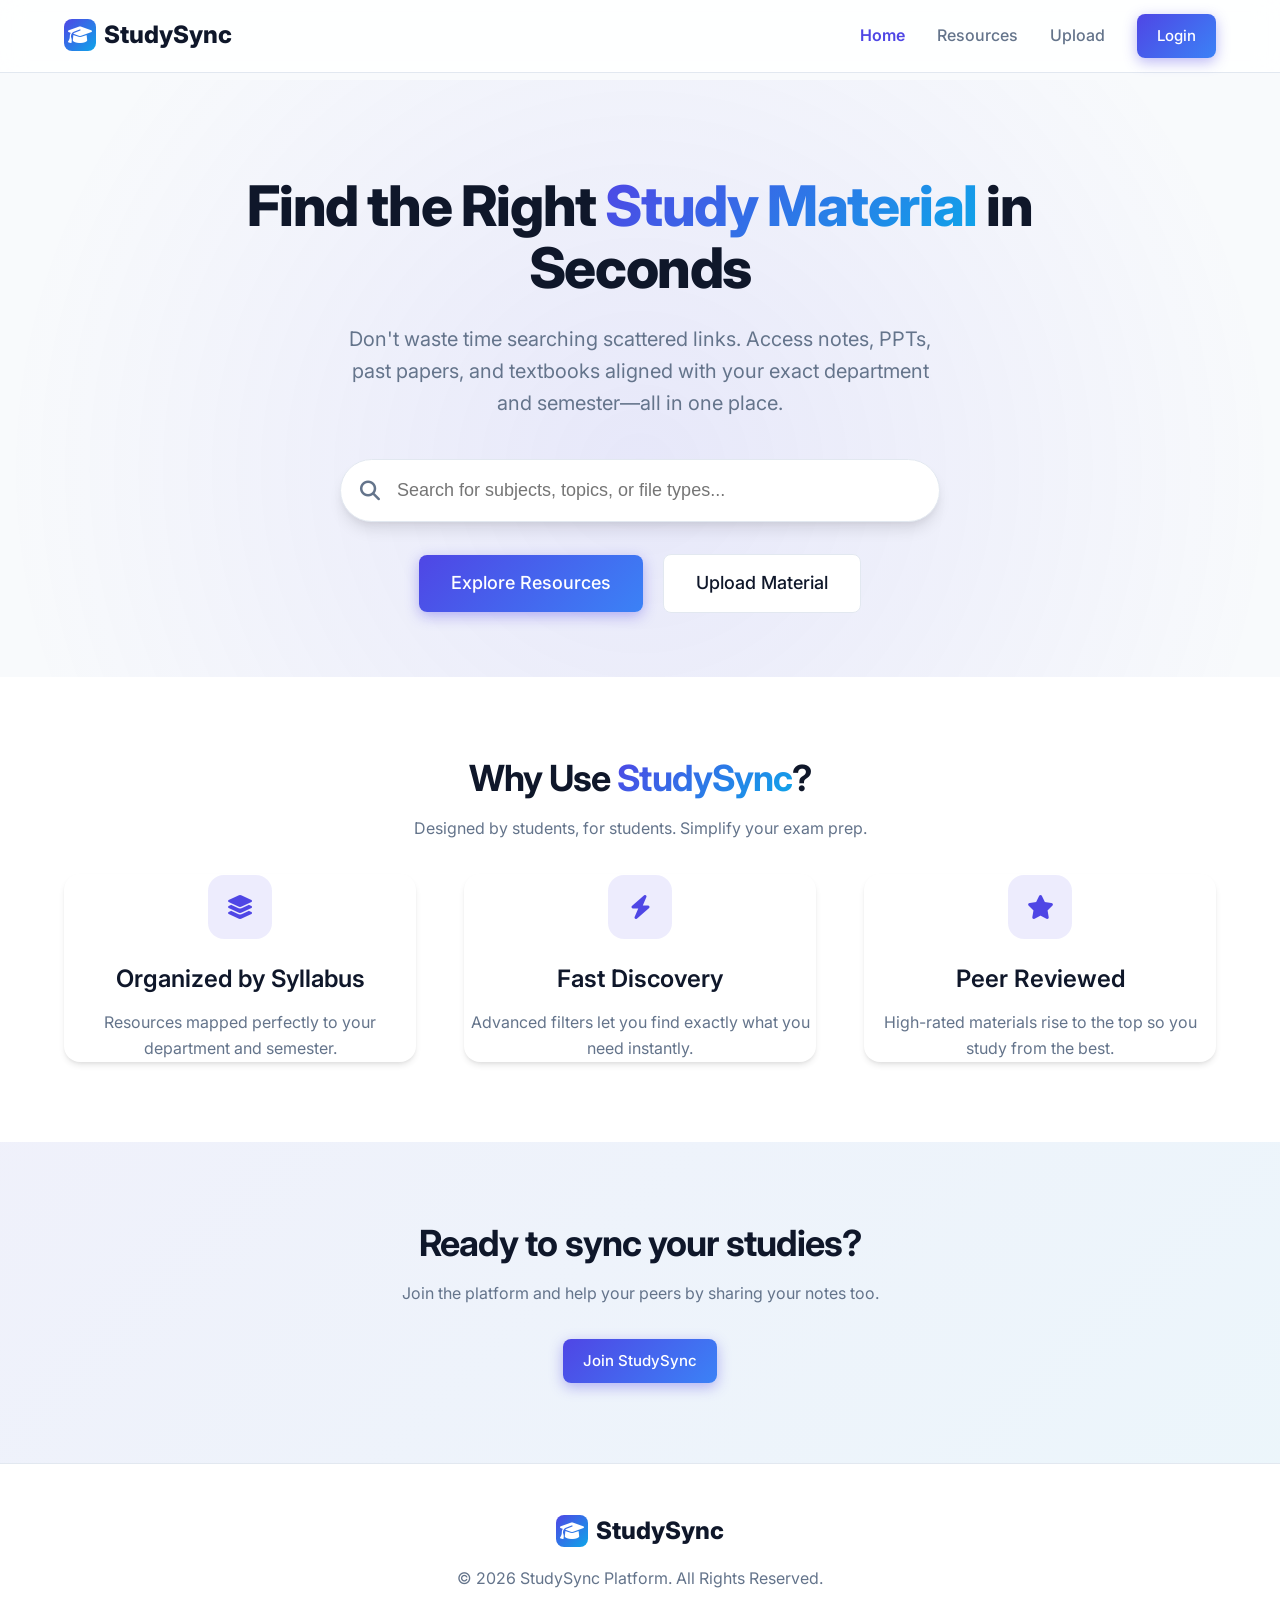
<file: index.html>
<!DOCTYPE html>
<html lang="en">
<head>
    <meta charset="UTF-8">
    <meta name="viewport" content="width=device-width, initial-scale=1.0">
    <meta name="description" content="StudySync - Academic Resource Discovery Platform. Find reliable materials aligned with your department, semester, and subject.">
    <title>StudySync | Academic Resource Discovery</title>
    <!-- Fonts -->
    <link rel="preconnect" href="https://fonts.googleapis.com">
    <link rel="preconnect" href="https://fonts.gstatic.com" crossorigin>
    <link href="https://fonts.googleapis.com/css2?family=Inter:wght@400;500;600;700;800&display=swap" rel="stylesheet">
    <!-- Icons fallback (using text or simple emojis for demo if FA is not loaded, but typically we could use FontAwesome) -->
    <link rel="stylesheet" href="https://cdnjs.cloudflare.com/ajax/libs/font-awesome/6.4.0/css/all.min.css">
    <!-- Custom CSS -->
    <link rel="stylesheet" href="styles.css">
</head>
<body>

    <!-- Navigation -->
    <nav class="navbar">
        <div class="container nav-container">
            <a href="index.html" class="logo">
                <div class="logo-icon"><i class="fa-solid fa-graduation-cap"></i></div>
                StudySync
            </a>
            <div class="nav-links d-none d-md-flex">
                <a href="index.html" class="nav-link active">Home</a>
                <a href="search.html" class="nav-link">Resources</a>
                <a href="upload.html" class="nav-link">Upload</a>
                <a href="login.html" class="btn btn-primary">Login</a>
            </div>
            <!-- Mobile Menu Toggle -->
            <button class="btn btn-outline d-md-none" id="mobileMenuBtn">
                <i class="fa-solid fa-bars"></i>
            </button>
        </div>
    </nav>

    <!-- Main Content -->
    <main class="main-content">
        <!-- Hero Section -->
        <section class="hero animate-fade-in">
            <div class="container">
                <h1>Find the Right <span class="gradient-text">Study Material</span> in Seconds</h1>
                <p>Don't waste time searching scattered links. Access notes, PPTs, past papers, and textbooks aligned with your exact department and semester—all in one place.</p>
                
                <div class="search-container mb-8">
                    <i class="fa-solid fa-search search-icon"></i>
                    <input type="text" class="search-input-lg" id="heroSearch" placeholder="Search for subjects, topics, or file types...">
                </div>

                <div class="flex-center gap-4 hero-buttons text-center">
                    <a href="search.html" class="btn btn-primary" style="font-size: 1.125rem; padding: 0.875rem 2rem;">Explore Resources</a>
                    <a href="upload.html" class="btn btn-secondary" style="font-size: 1.125rem; padding: 0.875rem 2rem; margin-left: 1rem;">Upload Material</a>
                </div>
            </div>
        </section>

        <!-- Features Section -->
        <section class="features">
            <div class="container">
                <div class="text-center mb-8">
                    <h2>Why Use <span class="gradient-text">StudySync</span>?</h2>
                    <p class="mt-4">Designed by students, for students. Simplify your exam prep.</p>
                </div>
                
                <div class="feature-grid mt-8">
                    <div class="feature-item card p-4">
                        <div class="feature-icon">
                            <i class="fa-solid fa-layer-group"></i>
                        </div>
                        <h3>Organized by Syllabus</h3>
                        <p class="mt-4">Resources mapped perfectly to your department and semester.</p>
                    </div>

                    <div class="feature-item card p-4">
                        <div class="feature-icon">
                            <i class="fa-solid fa-bolt"></i>
                        </div>
                        <h3>Fast Discovery</h3>
                        <p class="mt-4">Advanced filters let you find exactly what you need instantly.</p>
                    </div>

                    <div class="feature-item card p-4">
                        <div class="feature-icon">
                            <i class="fa-solid fa-star"></i>
                        </div>
                        <h3>Peer Reviewed</h3>
                        <p class="mt-4">High-rated materials rise to the top so you study from the best.</p>
                    </div>
                </div>
            </div>
        </section>

        <!-- Call to Action Section -->
        <section class="section-padding text-center" style="background: linear-gradient(135deg, rgba(79, 70, 229, 0.05), rgba(14, 165, 233, 0.05));">
            <div class="container">
                <h2>Ready to sync your studies?</h2>
                <p class="mt-4 mb-8">Join the platform and help your peers by sharing your notes too.</p>
                <a href="login.html" class="btn btn-primary">Join StudySync</a>
            </div>
        </section>
    </main>

    <!-- Footer -->
    <footer>
        <div class="container">
            <div class="logo justify-center mb-4 text-center mx-auto" style="justify-content: center; width:100%;">
                <div class="logo-icon"><i class="fa-solid fa-graduation-cap"></i></div>
                StudySync
            </div>
            <p>&copy; 2026 StudySync Platform. All Rights Reserved.</p>
        </div>
    </footer>

    <!-- JavaScript -->
    <script src="script.js"></script>
</body>
</html>
</file>
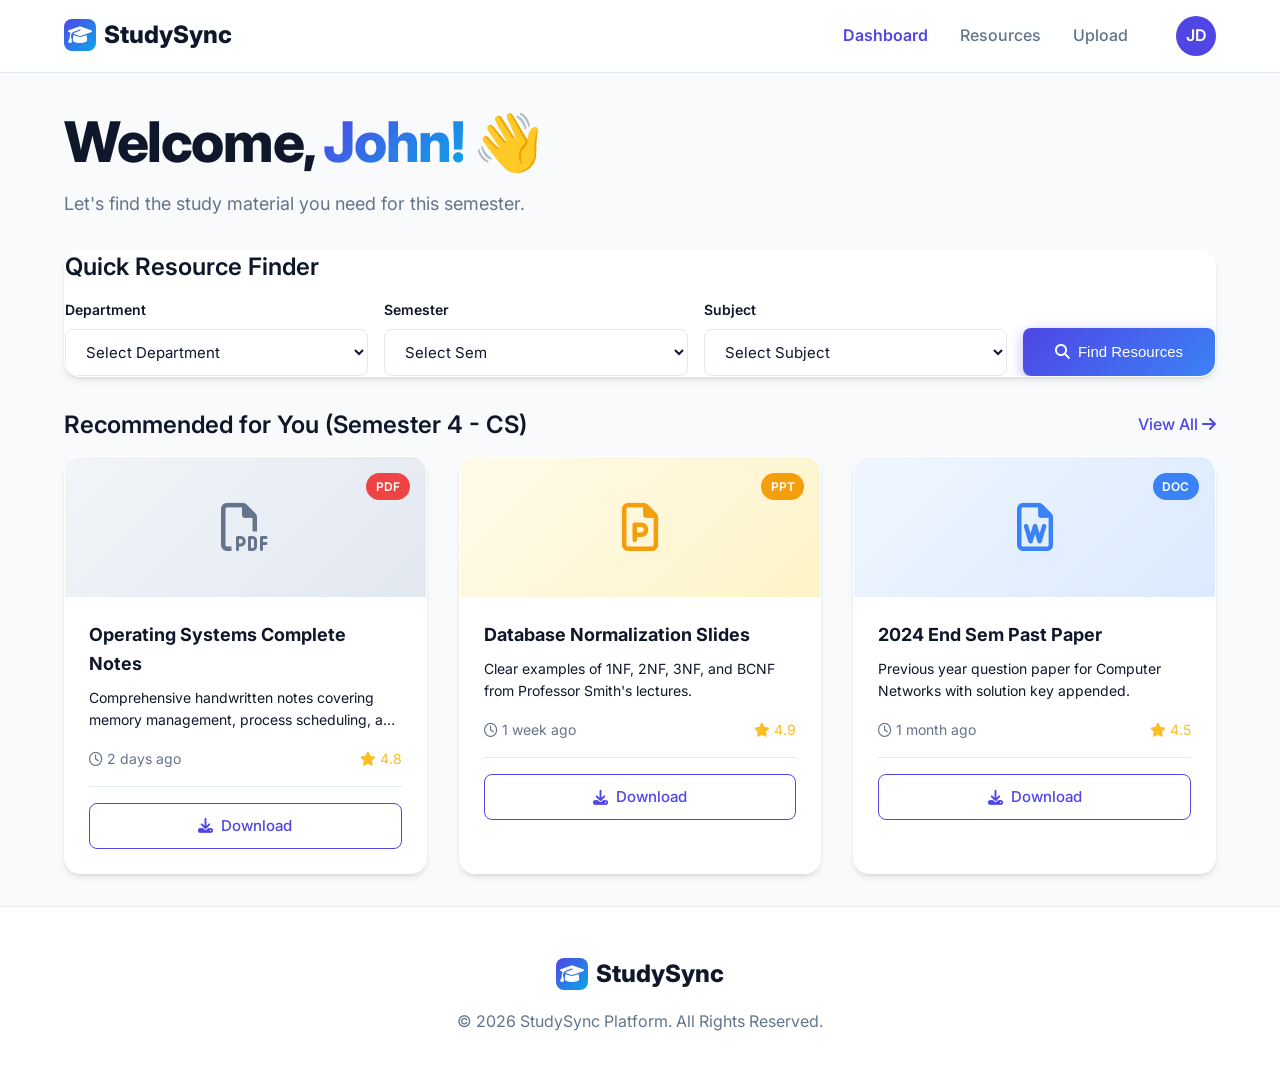
<file: dashboard.html>
<!DOCTYPE html>
<html lang="en">
<head>
    <meta charset="UTF-8">
    <meta name="viewport" content="width=device-width, initial-scale=1.0">
    <title>Student Dashboard | StudySync</title>
    <link href="https://fonts.googleapis.com/css2?family=Inter:wght@400;500;600;700;800&display=swap" rel="stylesheet">
    <link rel="stylesheet" href="https://cdnjs.cloudflare.com/ajax/libs/font-awesome/6.4.0/css/all.min.css">
    <link rel="stylesheet" href="styles.css">
</head>
<body style="background-color: var(--bg-color);">
    <!-- Navigation -->
    <nav class="navbar">
        <div class="container nav-container">
            <a href="index.html" class="logo">
                <div class="logo-icon"><i class="fa-solid fa-graduation-cap"></i></div>
                StudySync
            </a>
            <div class="nav-links d-none d-md-flex">
                <a href="dashboard.html" class="nav-link active">Dashboard</a>
                <a href="search.html" class="nav-link">Resources</a>
                <a href="upload.html" class="nav-link">Upload</a>
                <div class="user-profile" style="display: flex; align-items: center; gap: 0.5rem; margin-left: 1rem; cursor: pointer;">
                    <div style="width: 2.5rem; height: 2.5rem; background: var(--primary); color: white; border-radius: 50%; display: flex; align-items: center; justify-content: center; font-weight: 600;">JD</div>
                </div>
            </div>
            <button class="btn btn-outline d-md-none" id="mobileMenuBtn">
                <i class="fa-solid fa-bars"></i>
            </button>
        </div>
    </nav>

    <main class="main-content">
        <div class="container mt-8 mb-8 animate-fade-in">
            
            <!-- Welcome Header -->
            <div class="flex-between mb-8" style="flex-wrap: wrap;">
                <div>
                    <h1>Welcome, <span class="gradient-text">John!</span> 👋</h1>
                    <p class="mt-4" style="font-size: 1.125rem;">Let's find the study material you need for this semester.</p>
                </div>
            </div>

            <!-- Quick Selector -->
            <div class="card p-4 mb-8">
                <h3 class="mb-4">Quick Resource Finder</h3>
                <form action="search.html" class="filters-bar" style="box-shadow: none; padding: 0; margin: 0; background: transparent;">
                    <div style="flex: 1; min-width: 200px;">
                        <label class="form-label">Department</label>
                        <select class="form-select" name="dept">
                            <option value="">Select Department</option>
                            <option value="CS">Computer Science</option>
                            <option value="IT">Information Tech</option>
                            <option value="MECH">Mechanical Eng</option>
                        </select>
                    </div>
                    <div style="flex: 1; min-width: 150px;">
                        <label class="form-label">Semester</label>
                        <select class="form-select" name="sem">
                            <option value="">Select Sem</option>
                            <option value="1">Semester 1</option>
                            <option value="2">Semester 2</option>
                            <option value="3">Semester 3</option>
                            <option value="4">Semester 4</option>
                            <option value="5">Semester 5</option>
                            <option value="6">Semester 6</option>
                        </select>
                    </div>
                    <div style="flex: 1; min-width: 200px;">
                        <label class="form-label">Subject</label>
                        <select class="form-select" name="subject">
                            <option value="">Select Subject</option>
                            <option value="dsa">Data Structures</option>
                            <option value="dbms">Database Systems</option>
                            <option value="os">Operating Systems</option>
                        </select>
                    </div>
                    <button type="submit" class="btn btn-primary" style="height: 48px; padding: 0 2rem;">
                        <i class="fa-solid fa-search"></i> Find Resources
                    </button>
                </form>
            </div>

            <!-- Recommended Section -->
            <div class="mt-8">
                <div class="flex-between mb-4">
                    <h3>Recommended for You (Semester 4 - CS)</h3>
                    <a href="search.html" style="color: var(--primary); font-weight: 500;">View All <i class="fa-solid fa-arrow-right"></i></a>
                </div>

                <div class="grid-cards">
                    <!-- Card 1 -->
                    <div class="card">
                        <span class="card-badge pdf">PDF</span>
                        <div class="card-img">
                            <i class="fa-regular fa-file-pdf"></i>
                        </div>
                        <div class="card-content">
                            <div class="card-title">Operating Systems Complete Notes</div>
                            <div class="card-desc">Comprehensive handwritten notes covering memory management, process scheduling, and deadlocks.</div>
                            <div class="card-meta">
                                <span><i class="fa-regular fa-clock"></i> 2 days ago</span>
                                <div class="rating"><i class="fa-solid fa-star"></i> 4.8</div>
                            </div>
                            <a href="#" class="btn btn-outline" style="width: 100%;">
                                <i class="fa-solid fa-download"></i> Download
                            </a>
                        </div>
                    </div>

                    <!-- Card 2 -->
                    <div class="card">
                        <span class="card-badge ppt">PPT</span>
                        <div class="card-img" style="background: linear-gradient(135deg, #fffbeb, #fef3c7);">
                            <i class="fa-regular fa-file-powerpoint" style="color: #f59e0b;"></i>
                        </div>
                        <div class="card-content">
                            <div class="card-title">Database Normalization Slides</div>
                            <div class="card-desc">Clear examples of 1NF, 2NF, 3NF, and BCNF from Professor Smith's lectures.</div>
                            <div class="card-meta">
                                <span><i class="fa-regular fa-clock"></i> 1 week ago</span>
                                <div class="rating"><i class="fa-solid fa-star"></i> 4.9</div>
                            </div>
                            <a href="#" class="btn btn-outline" style="width: 100%;">
                                <i class="fa-solid fa-download"></i> Download
                            </a>
                        </div>
                    </div>

                    <!-- Card 3 -->
                    <div class="card">
                        <span class="card-badge doc">DOC</span>
                        <div class="card-img" style="background: linear-gradient(135deg, #eff6ff, #dbeafe);">
                            <i class="fa-regular fa-file-word" style="color: #3b82f6;"></i>
                        </div>
                        <div class="card-content">
                            <div class="card-title">2024 End Sem Past Paper</div>
                            <div class="card-desc">Previous year question paper for Computer Networks with solution key appended.</div>
                            <div class="card-meta">
                                <span><i class="fa-regular fa-clock"></i> 1 month ago</span>
                                <div class="rating"><i class="fa-solid fa-star"></i> 4.5</div>
                            </div>
                            <a href="#" class="btn btn-outline" style="width: 100%;">
                                <i class="fa-solid fa-download"></i> Download
                            </a>
                        </div>
                    </div>
                </div>
            </div>

        </div>
    </main>

    <!-- Footer -->
    <footer>
        <div class="container">
            <div class="logo justify-center mb-4 text-center mx-auto" style="justify-content: center; width:100%;">
                <div class="logo-icon"><i class="fa-solid fa-graduation-cap"></i></div>
                StudySync
            </div>
            <p>&copy; 2026 StudySync Platform. All Rights Reserved.</p>
        </div>
    </footer>

    <script src="script.js"></script>
</body>
</html>
</file>
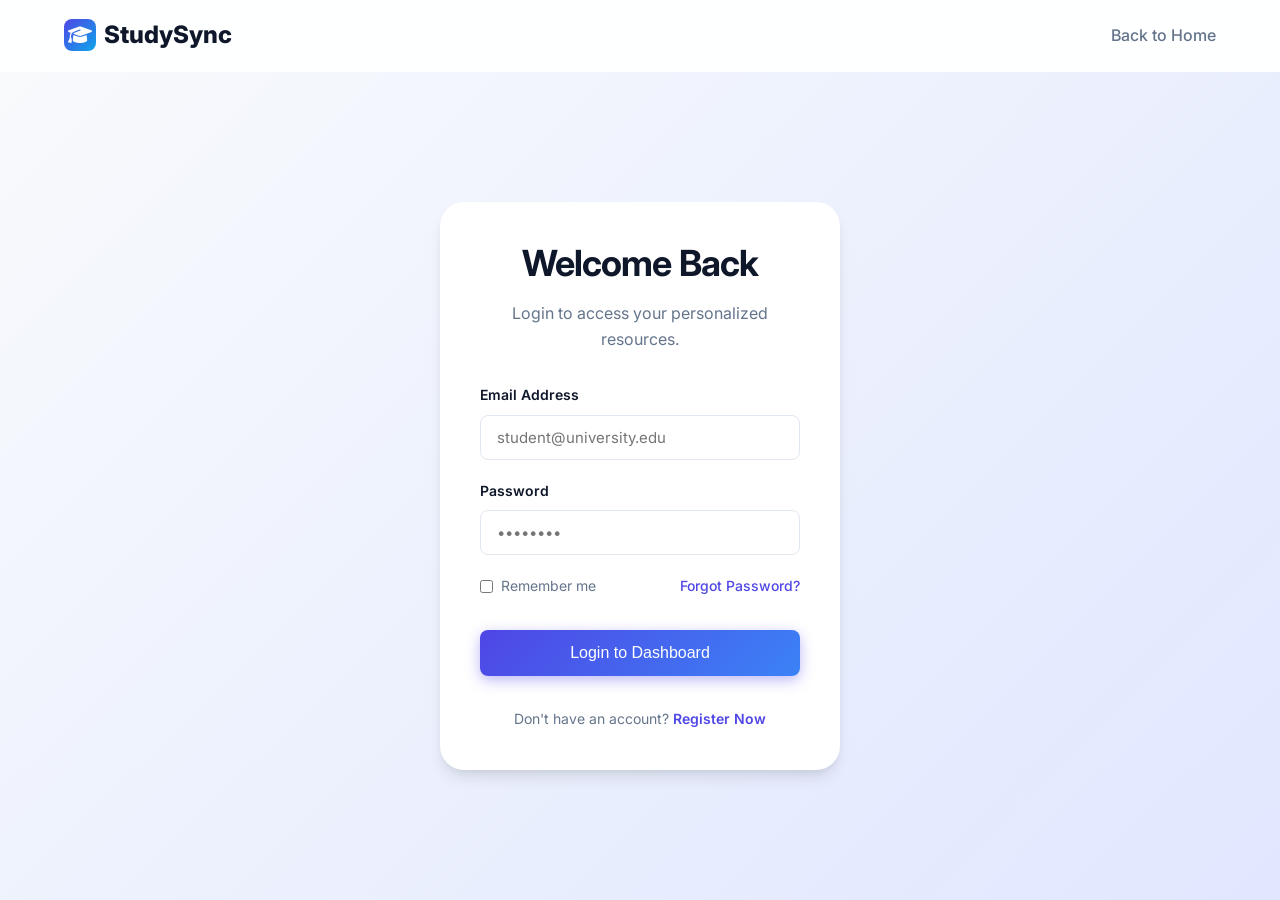
<file: login.html>
<!DOCTYPE html>
<html lang="en">
<head>
    <meta charset="UTF-8">
    <meta name="viewport" content="width=device-width, initial-scale=1.0">
    <title>Login | StudySync</title>
    <!-- Fonts -->
    <link rel="preconnect" href="https://fonts.googleapis.com">
    <link rel="preconnect" href="https://fonts.gstatic.com" crossorigin>
    <link href="https://fonts.googleapis.com/css2?family=Inter:wght@400;500;600;700;800&display=swap" rel="stylesheet">
    <link rel="stylesheet" href="https://cdnjs.cloudflare.com/ajax/libs/font-awesome/6.4.0/css/all.min.css">
    <link rel="stylesheet" href="styles.css">
</head>
<body>
    <!-- Simple Navbar -->
    <nav class="navbar" style="position: relative; box-shadow: none;">
        <div class="container nav-container">
            <a href="index.html" class="logo">
                <div class="logo-icon"><i class="fa-solid fa-graduation-cap"></i></div>
                StudySync
            </a>
            <div class="nav-links">
                <a href="index.html" class="nav-link">Back to Home</a>
            </div>
        </div>
    </nav>

    <!-- Login/Register Area -->
    <div class="auth-wrapper animate-fade-in">
        <div class="auth-card">
            <div class="text-center mb-8">
                <h2>Welcome Back</h2>
                <p class="mt-4">Login to access your personalized resources.</p>
            </div>

            <form id="loginForm">
                <div class="form-group">
                    <label class="form-label" for="email">Email Address</label>
                    <input type="email" id="email" class="form-input" placeholder="student@university.edu" required>
                </div>
                <div class="form-group">
                    <label class="form-label" for="password">Password</label>
                    <input type="password" id="password" class="form-input" placeholder="••••••••" required>
                </div>
                
                <div class="flex-between mb-8" style="font-size: 0.875rem;">
                    <label style="display: flex; align-items: center; gap: 0.5rem; cursor: pointer; color: var(--text-muted);">
                        <input type="checkbox"> Remember me
                    </label>
                    <a href="#" style="color: var(--primary); font-weight: 500;">Forgot Password?</a>
                </div>

                <button type="submit" class="btn btn-primary" style="width: 100%; font-size: 1rem; padding: 0.875rem;">
                    Login to Dashboard
                </button>
            </form>

            <div class="text-center mt-8" style="font-size: 0.875rem; color: var(--text-muted);">
                Don't have an account? <span id="toggleRegister" style="color: var(--primary); font-weight: 600; cursor: pointer;">Register Now</span>
            </div>
            
            <form id="registerForm" style="display: none;" class="mt-8">
                <div class="form-group">
                    <label class="form-label" for="regName">Full Name</label>
                    <input type="text" id="regName" class="form-input" placeholder="John Doe">
                </div>
                <div class="form-group">
                    <label class="form-label" for="regEmail">Email Address</label>
                    <input type="email" id="regEmail" class="form-input" placeholder="student@university.edu">
                </div>
                <div class="form-group">
                    <label class="form-label" for="regPassword">Password</label>
                    <input type="password" id="regPassword" class="form-input" placeholder="••••••••">
                </div>
                <button type="submit" class="btn btn-primary" style="width: 100%; font-size: 1rem; padding: 0.875rem;">
                    Create Account
                </button>
            </form>
        </div>
    </div>

    <!-- JavaScript -->
    <script src="script.js"></script>
</body>
</html>
</file>
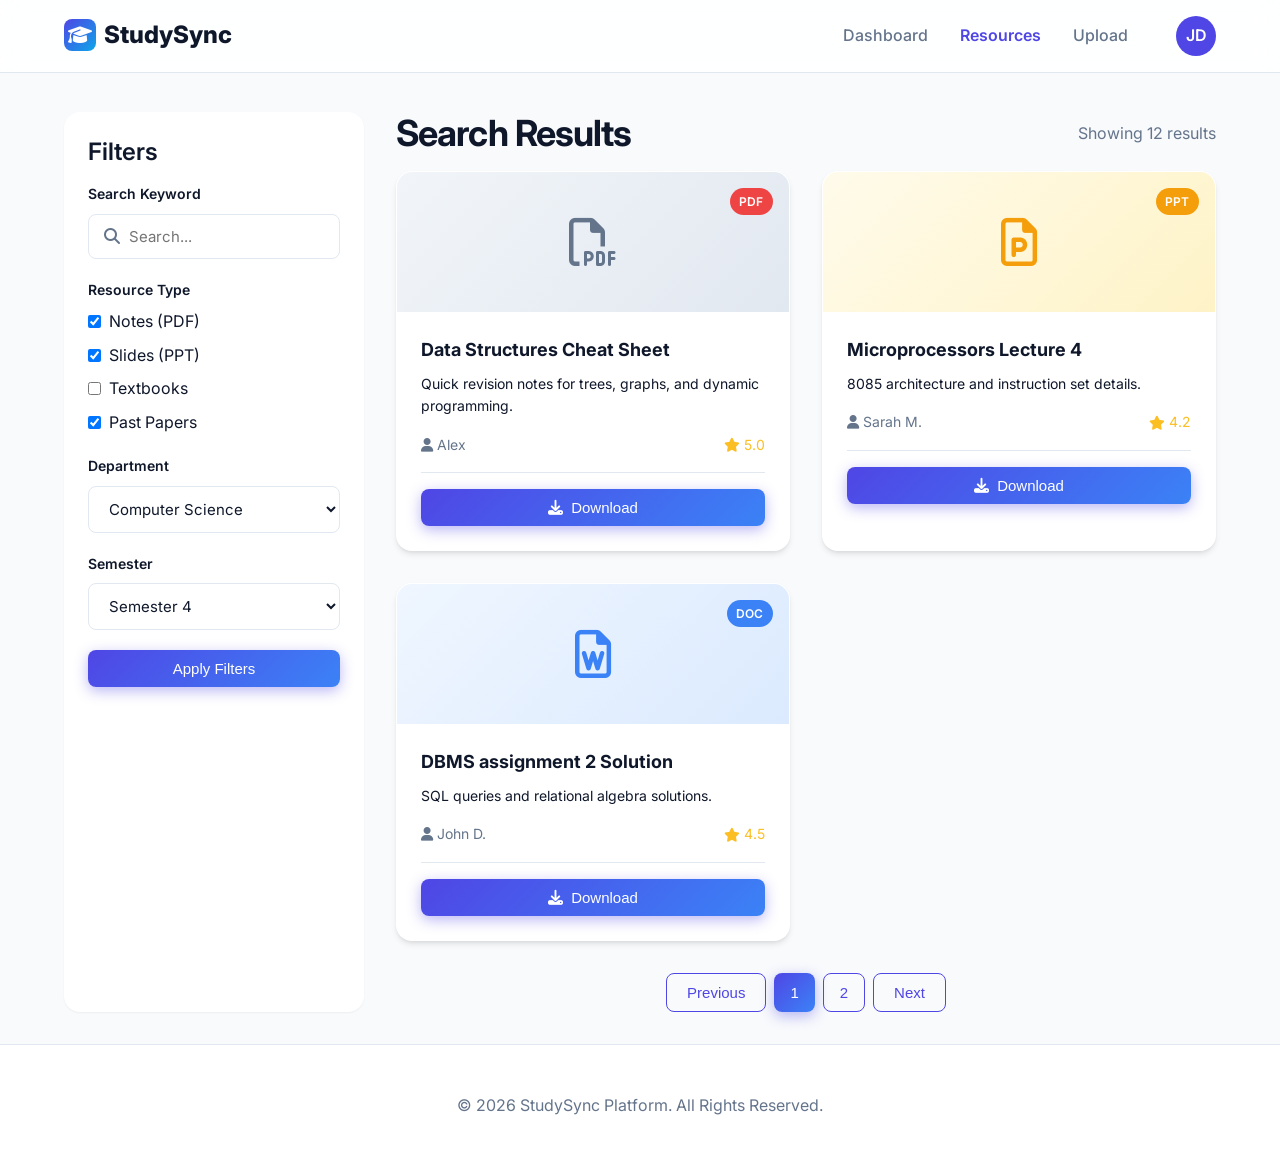
<file: search.html>
<!DOCTYPE html>
<html lang="en">
<head>
    <meta charset="UTF-8">
    <meta name="viewport" content="width=device-width, initial-scale=1.0">
    <title>Search Resources | StudySync</title>
    <link href="https://fonts.googleapis.com/css2?family=Inter:wght@400;500;600;700;800&display=swap" rel="stylesheet">
    <link rel="stylesheet" href="https://cdnjs.cloudflare.com/ajax/libs/font-awesome/6.4.0/css/all.min.css">
    <link rel="stylesheet" href="styles.css">
</head>
<body style="background-color: var(--bg-color);">
    <!-- Navigation -->
    <nav class="navbar">
        <div class="container nav-container">
            <a href="index.html" class="logo">
                <div class="logo-icon"><i class="fa-solid fa-graduation-cap"></i></div>
                StudySync
            </a>
            <div class="nav-links d-none d-md-flex">
                <a href="dashboard.html" class="nav-link">Dashboard</a>
                <a href="search.html" class="nav-link active">Resources</a>
                <a href="upload.html" class="nav-link">Upload</a>
                <div class="user-profile" style="display: flex; align-items: center; justify-content: center; width: 2.5rem; height: 2.5rem; background: var(--primary); color: white; border-radius: 50%; font-weight: 600; margin-left: 1rem; cursor: pointer;">JD</div>
            </div>
            <button class="btn btn-outline d-md-none" id="mobileMenuBtn">
                <i class="fa-solid fa-bars"></i>
            </button>
        </div>
    </nav>

    <main class="main-content">
        <div class="container mt-8 mb-8 animate-fade-in" style="display: flex; gap: 2rem; flex-wrap: wrap;">
            
            <!-- Sidebar Filters -->
            <aside class="sidebar-filters" style="flex: 1; min-width: 250px; max-width: 300px;">
                <h3 class="mb-4">Filters</h3>
                
                <div class="form-group">
                    <label class="form-label">Search Keyword</label>
                    <div class="search-container" style="max-width: 100%;">
                        <i class="fa-solid fa-search search-icon" style="font-size: 1rem; left: 1rem;"></i>
                        <input type="text" class="form-input" placeholder="Search..." style="padding-left: 2.5rem;">
                    </div>
                </div>

                <div class="form-group">
                    <label class="form-label">Resource Type</label>
                    <div style="display: flex; flex-direction: column; gap: 0.5rem;">
                        <label style="display: flex; align-items: center; gap: 0.5rem; cursor: pointer;">
                            <input type="checkbox" checked> Notes (PDF)
                        </label>
                        <label style="display: flex; align-items: center; gap: 0.5rem; cursor: pointer;">
                            <input type="checkbox" checked> Slides (PPT)
                        </label>
                        <label style="display: flex; align-items: center; gap: 0.5rem; cursor: pointer;">
                            <input type="checkbox"> Textbooks
                        </label>
                        <label style="display: flex; align-items: center; gap: 0.5rem; cursor: pointer;">
                            <input type="checkbox" checked> Past Papers
                        </label>
                    </div>
                </div>

                <div class="form-group mt-4">
                    <label class="form-label">Department</label>
                    <select class="form-select">
                        <option value="">All Departments</option>
                        <option value="CS" selected>Computer Science</option>
                        <option value="IT">Information Tech</option>
                    </select>
                </div>

                <div class="form-group">
                    <label class="form-label">Semester</label>
                    <select class="form-select">
                        <option value="">All Semesters</option>
                        <option value="4" selected>Semester 4</option>
                        <option value="5">Semester 5</option>
                    </select>
                </div>

                <button class="btn btn-primary" style="width: 100%;">Apply Filters</button>
            </aside>

            <!-- Results Listing -->
            <div style="flex: 3; min-width: 300px;">
                <div class="flex-between mb-4">
                    <h2>Search Results</h2>
                    <span style="color: var(--text-muted);">Showing 12 results</span>
                </div>

                <div class="grid-cards">
                    <!-- Setup placeholders similar to dashboard for results -->
                    <div class="card">
                        <span class="card-badge pdf">PDF</span>
                        <div class="card-img"><i class="fa-regular fa-file-pdf"></i></div>
                        <div class="card-content">
                            <div class="card-title">Data Structures Cheat Sheet</div>
                            <div class="card-desc">Quick revision notes for trees, graphs, and dynamic programming.</div>
                            <div class="card-meta">
                                <span><i class="fa-solid fa-user"></i> Alex</span>
                                <div class="rating"><i class="fa-solid fa-star"></i> 5.0</div>
                            </div>
                            <button class="btn btn-primary" style="width: 100%;"><i class="fa-solid fa-download"></i> Download</button>
                        </div>
                    </div>

                    <div class="card">
                        <span class="card-badge ppt">PPT</span>
                        <div class="card-img" style="background: linear-gradient(135deg, #fffbeb, #fef3c7);"><i class="fa-regular fa-file-powerpoint" style="color: #f59e0b;"></i></div>
                        <div class="card-content">
                            <div class="card-title">Microprocessors Lecture 4</div>
                            <div class="card-desc">8085 architecture and instruction set details.</div>
                            <div class="card-meta">
                                <span><i class="fa-solid fa-user"></i> Sarah M.</span>
                                <div class="rating"><i class="fa-solid fa-star"></i> 4.2</div>
                            </div>
                            <button class="btn btn-primary" style="width: 100%;"><i class="fa-solid fa-download"></i> Download</button>
                        </div>
                    </div>

                    <div class="card">
                        <span class="card-badge doc">DOC</span>
                        <div class="card-img" style="background: linear-gradient(135deg, #eff6ff, #dbeafe);"><i class="fa-regular fa-file-word" style="color: #3b82f6;"></i></div>
                        <div class="card-content">
                            <div class="card-title">DBMS assignment 2 Solution</div>
                            <div class="card-desc">SQL queries and relational algebra solutions.</div>
                            <div class="card-meta">
                                <span><i class="fa-solid fa-user"></i> John D.</span>
                                <div class="rating"><i class="fa-solid fa-star"></i> 4.5</div>
                            </div>
                            <button class="btn btn-primary" style="width: 100%;"><i class="fa-solid fa-download"></i> Download</button>
                        </div>
                    </div>
                </div>

                <!-- Pagination -->
                <div class="flex-center mt-8 text-center" style="display: flex; justify-content: center; gap: 0.5rem;">
                    <button class="btn btn-outline" disabled>Previous</button>
                    <button class="btn btn-primary" style="padding: 0.5rem 1rem;">1</button>
                    <button class="btn btn-outline" style="padding: 0.5rem 1rem;">2</button>
                    <button class="btn btn-outline">Next</button>
                </div>
            </div>

        </div>
    </main>

    <!-- Footer -->
    <footer>
        <div class="container">
            <p>&copy; 2026 StudySync Platform. All Rights Reserved.</p>
        </div>
    </footer>

    <script src="script.js"></script>
</body>
</html>
</file>
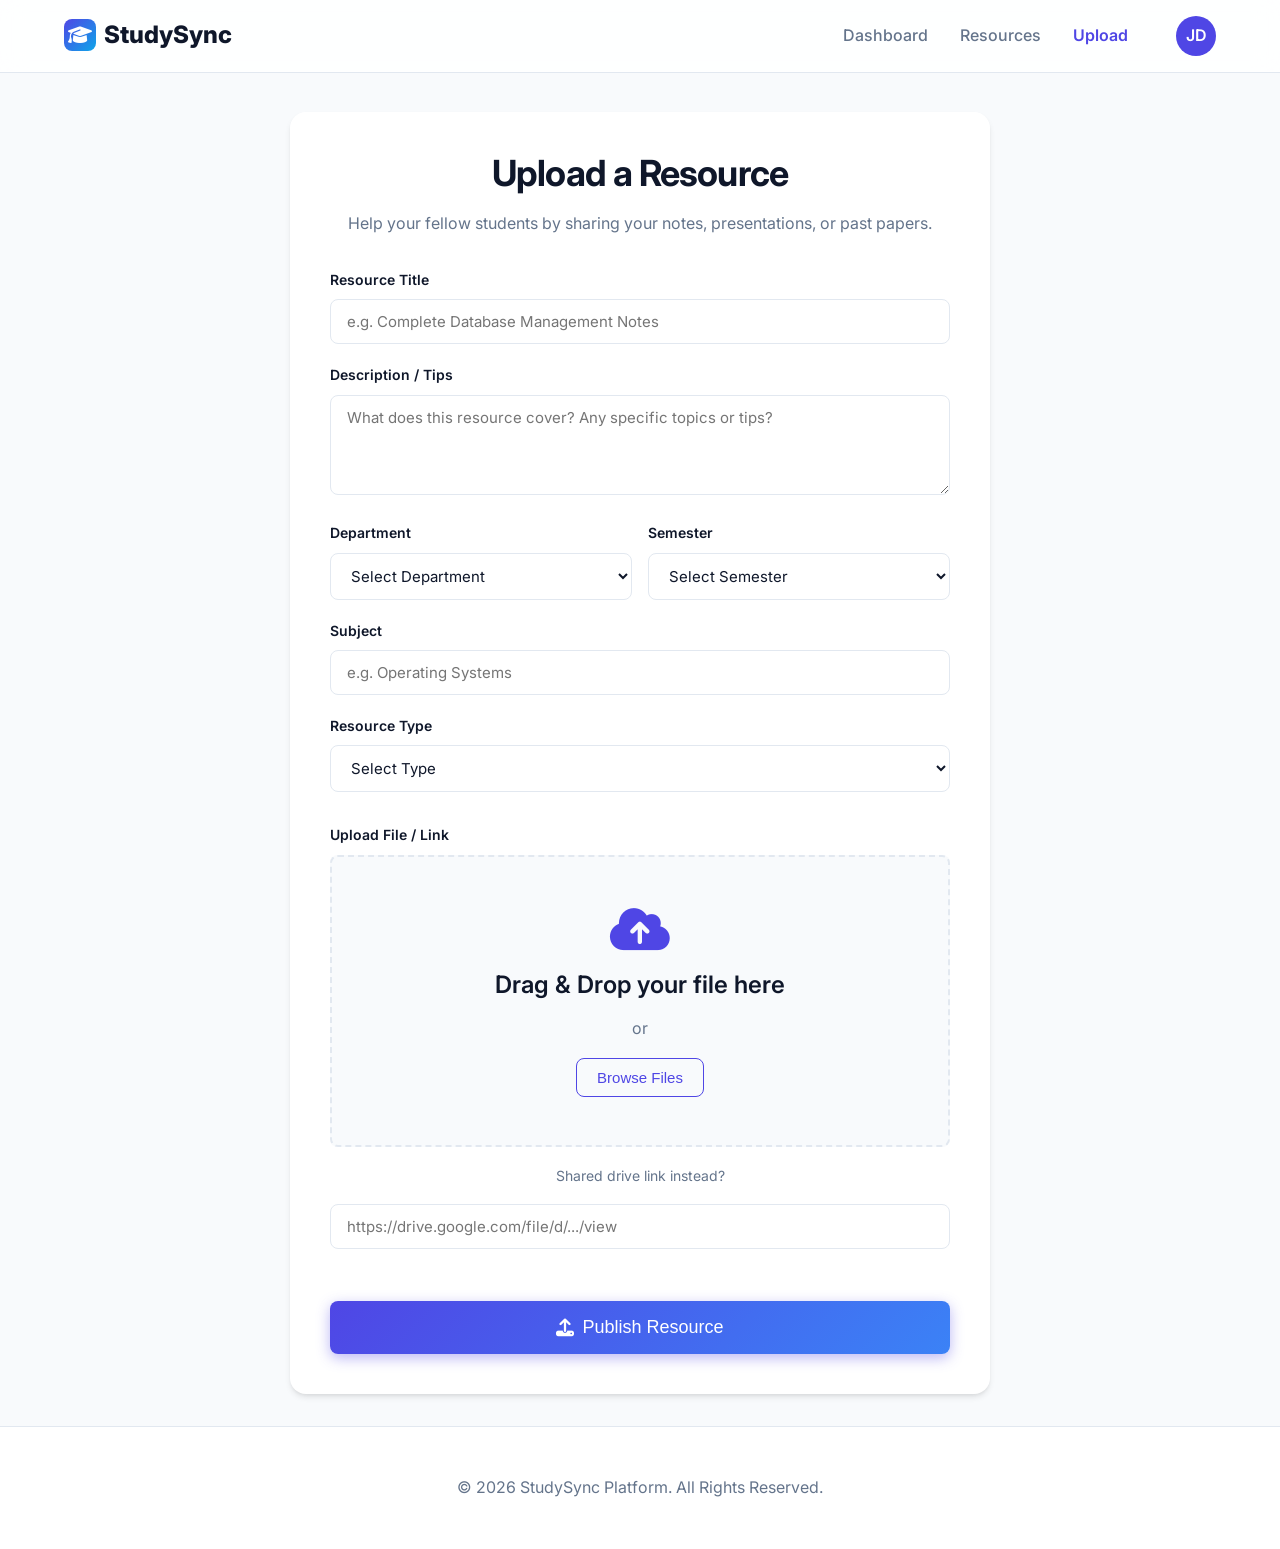
<file: upload.html>
<!DOCTYPE html>
<html lang="en">
<head>
    <meta charset="UTF-8">
    <meta name="viewport" content="width=device-width, initial-scale=1.0">
    <title>Upload Resource | StudySync</title>
    <link href="https://fonts.googleapis.com/css2?family=Inter:wght@400;500;600;700;800&display=swap" rel="stylesheet">
    <link rel="stylesheet" href="https://cdnjs.cloudflare.com/ajax/libs/font-awesome/6.4.0/css/all.min.css">
    <link rel="stylesheet" href="styles.css">
</head>
<body style="background-color: var(--bg-color);">
    <!-- Navigation -->
    <nav class="navbar">
        <div class="container nav-container">
            <a href="index.html" class="logo">
                <div class="logo-icon"><i class="fa-solid fa-graduation-cap"></i></div>
                StudySync
            </a>
            <div class="nav-links d-none d-md-flex">
                <a href="dashboard.html" class="nav-link">Dashboard</a>
                <a href="search.html" class="nav-link">Resources</a>
                <a href="upload.html" class="nav-link active">Upload</a>
                <div class="user-profile" style="display: flex; align-items: center; justify-content: center; width: 2.5rem; height: 2.5rem; background: var(--primary); color: white; border-radius: 50%; font-weight: 600; margin-left: 1rem; cursor: pointer;">JD</div>
            </div>
            <button class="btn btn-outline d-md-none" id="mobileMenuBtn">
                <i class="fa-solid fa-bars"></i>
            </button>
        </div>
    </nav>

    <main class="main-content">
        <div class="container mt-8 mb-8 animate-fade-in">
            <div class="upload-wrapper">
                <div class="text-center mb-8">
                    <h2>Upload a Resource</h2>
                    <p class="mt-4">Help your fellow students by sharing your notes, presentations, or past papers.</p>
                </div>

                <form id="uploadForm">
                    <div class="form-group">
                        <label class="form-label" for="resTitle">Resource Title</label>
                        <input type="text" id="resTitle" class="form-input" placeholder="e.g. Complete Database Management Notes" required>
                    </div>

                    <div class="form-group">
                        <label class="form-label" for="resDesc">Description / Tips</label>
                        <textarea id="resDesc" class="form-textarea" placeholder="What does this resource cover? Any specific topics or tips?"></textarea>
                    </div>

                    <div class="flex-between" style="gap: 1rem; margin-bottom: 1.25rem;">
                        <div style="flex: 1;">
                            <label class="form-label">Department</label>
                            <select class="form-select" required>
                                <option value="">Select Department</option>
                                <option value="CS">Computer Science</option>
                                <option value="IT">Information Tech</option>
                                <option value="EE">Electrical Eng</option>
                                <option value="MECH">Mechanical Eng</option>
                            </select>
                        </div>
                        <div style="flex: 1;">
                            <label class="form-label">Semester</label>
                            <select class="form-select" required>
                                <option value="">Select Semester</option>
                                <option value="1">Semester 1</option>
                                <option value="2">Semester 2</option>
                                <option value="3">Semester 3</option>
                                <option value="4">Semester 4</option>
                                <option value="5">Semester 5</option>
                                <option value="6">Semester 6</option>
                                <option value="7">Semester 7</option>
                                <option value="8">Semester 8</option>
                            </select>
                        </div>
                    </div>

                    <div class="form-group">
                        <label class="form-label">Subject</label>
                        <input type="text" class="form-input" placeholder="e.g. Operating Systems" required>
                    </div>

                    <div class="form-group">
                        <label class="form-label">Resource Type</label>
                        <select class="form-select" required>
                            <option value="">Select Type</option>
                            <option value="notes">Notes (PDF/DOC)</option>
                            <option value="ppt">Presentation (PPT)</option>
                            <option value="paper">Past Paper</option>
                            <option value="book">Textbook PDF</option>
                        </select>
                    </div>

                    <div class="form-group mt-8">
                        <label class="form-label">Upload File / Link</label>
                        
                        <!-- Drag and Drop Area -->
                        <div class="file-drop-area" id="dropZone">
                            <i class="fa-solid fa-cloud-arrow-up file-icon"></i>
                            <h3>Drag & Drop your file here</h3>
                            <p class="mt-4" style="margin-bottom: 1rem;">or</p>
                            <button type="button" class="btn btn-outline" id="browseBtn">Browse Files</button>
                            <input type="file" id="fileInput" hidden>
                            <p id="fileNameDisplay" class="mt-4" style="font-weight: 500; color: var(--primary); display: none;"></p>
                        </div>
                        
                        <div class="text-center mt-4">
                            <span style="color: var(--text-muted); font-size: 0.875rem;">Shared drive link instead?</span>
                        </div>
                        <input type="url" class="form-input mt-4" placeholder="https://drive.google.com/file/d/.../view">
                    </div>

                    <button type="submit" class="btn btn-primary mt-8" style="width: 100%; font-size: 1.125rem; padding: 1rem;">
                        <i class="fa-solid fa-upload"></i> Publish Resource
                    </button>
                </form>
            </div>
        </div>
    </main>

    <!-- Footer -->
    <footer>
        <div class="container">
            <p>&copy; 2026 StudySync Platform. All Rights Reserved.</p>
        </div>
    </footer>

    <script src="script.js"></script>
</body>
</html>
</file>
<file: styles.css>
:root {
  --primary: #4F46E5;
  --primary-hover: #4338CA;
  --secondary: #0EA5E9;
  --accent: #F43F5E;
  --bg-color: #F8FAFC;
  --surface: #FFFFFF;
  --surface-glass: rgba(255, 255, 255, 0.85);
  --text-main: #0F172A;
  --text-muted: #64748B;
  --border: #E2E8F0;
  
  --shadow-sm: 0 1px 2px 0 rgba(0, 0, 0, 0.05);
  --shadow-md: 0 4px 6px -1px rgba(0, 0, 0, 0.1), 0 2px 4px -1px rgba(0, 0, 0, 0.06);
  --shadow-lg: 0 10px 15px -3px rgba(0, 0, 0, 0.1), 0 4px 6px -2px rgba(0, 0, 0, 0.05);
  --shadow-hover: 0 20px 25px -5px rgba(0, 0, 0, 0.1), 0 10px 10px -5px rgba(0, 0, 0, 0.04);
  
  --radius-sm: 0.375rem;
  --radius-md: 0.5rem;
  --radius-lg: 1rem;
  --radius-full: 9999px;
  
  --transition: all 0.3s cubic-bezier(0.4, 0, 0.2, 1);
}

* {
  margin: 0;
  padding: 0;
  box-sizing: border-box;
}

body {
  font-family: 'Inter', system-ui, -apple-system, sans-serif;
  background-color: var(--bg-color);
  color: var(--text-main);
  line-height: 1.6;
  min-height: 100vh;
  display: flex;
  flex-direction: column;
  overflow-x: hidden;
}

/* Typography */
h1 { font-size: 3.5rem; font-weight: 800; line-height: 1.1; letter-spacing: -0.025em; }
h2 { font-size: 2.25rem; font-weight: 700; line-height: 1.2; letter-spacing: -0.025em; }
h3 { font-size: 1.5rem; font-weight: 600; line-height: 1.3; }
p { font-size: 1rem; color: var(--text-muted); }
a { text-decoration: none; color: inherit; transition: var(--transition); }

.gradient-text {
  background: linear-gradient(135deg, var(--primary), var(--secondary));
  -webkit-background-clip: text;
  -webkit-text-fill-color: transparent;
  background-clip: text;
  color: transparent;
}

/* Layout */
.container {
  max-width: 1200px;
  margin: 0 auto;
  padding: 0 1.5rem;
  width: 100%;
}

.main-content {
  flex: 1;
  padding-top: 5rem; /* Space for fixed nav */
}

/* Animations */
@keyframes fadeIn {
  from { opacity: 0; transform: translateY(10px); }
  to { opacity: 1; transform: translateY(0); }
}
.animate-fade-in {
  animation: fadeIn 0.6s ease-out forwards;
}

/* Navbar */
.navbar {
  position: fixed;
  top: 0;
  left: 0;
  right: 0;
  height: 4.5rem;
  background: var(--surface-glass);
  backdrop-filter: blur(12px);
  -webkit-backdrop-filter: blur(12px);
  border-bottom: 1px solid rgba(255, 255, 255, 0.3);
  z-index: 50;
  display: flex;
  align-items: center;
  box-shadow: 0 1px 0 var(--border);
  transition: all 0.3s ease;
}

.nav-container {
  display: flex;
  justify-content: space-between;
  align-items: center;
  width: 100%;
}

.logo {
  font-size: 1.5rem;
  font-weight: 800;
  display: flex;
  align-items: center;
  gap: 0.5rem;
}

.logo-icon {
  width: 2rem;
  height: 2rem;
  background: linear-gradient(135deg, var(--primary), var(--secondary));
  border-radius: 0.5rem;
  display: flex;
  align-items: center;
  justify-content: center;
  color: white;
  font-size: 1.2rem;
}

.nav-links {
  display: flex;
  gap: 2rem;
  align-items: center;
}

.nav-link {
  font-weight: 500;
  color: var(--text-muted);
}
.nav-link:hover { color: var(--primary); }
.nav-link.active { color: var(--primary); font-weight: 600; }

/* Buttons */
.btn {
  display: inline-flex;
  align-items: center;
  justify-content: center;
  padding: 0.625rem 1.25rem;
  font-size: 0.9375rem;
  font-weight: 500;
  border-radius: var(--radius-md);
  cursor: pointer;
  transition: var(--transition);
  border: none;
  gap: 0.5rem;
}

.btn-primary {
  background: linear-gradient(135deg, var(--primary), #3b82f6);
  color: white;
  box-shadow: 0 4px 14px 0 rgba(79, 70, 229, 0.39);
}
.btn-primary:hover {
  transform: translateY(-2px);
  box-shadow: 0 6px 20px rgba(79, 70, 229, 0.23);
  background: linear-gradient(135deg, var(--primary-hover), #2563eb);
}

.btn-secondary {
  background: var(--surface);
  color: var(--text-main);
  border: 1px solid var(--border);
}
.btn-secondary:hover {
  background: var(--bg-color);
  border-color: var(--text-muted);
}

.btn-outline {
  background: transparent;
  color: var(--primary);
  border: 1px solid var(--primary);
}
.btn-outline:hover {
  background: rgba(79, 70, 229, 0.05);
}

/* Forms */
.form-group { margin-bottom: 1.25rem; }
.form-label {
  display: block;
  font-size: 0.875rem;
  font-weight: 600;
  margin-bottom: 0.5rem;
  color: var(--text-main);
}
.form-input, .form-select, .form-textarea {
  width: 100%;
  padding: 0.75rem 1rem;
  border: 1px solid var(--border);
  border-radius: var(--radius-md);
  font-family: inherit;
  font-size: 0.9375rem;
  background: var(--surface);
  color: var(--text-main);
  transition: var(--transition);
  outline: none;
}
.form-input:focus, .form-select:focus, .form-textarea:focus {
  border-color: var(--primary);
  box-shadow: 0 0 0 3px rgba(79, 70, 229, 0.15);
}
.form-textarea { resize: vertical; min-height: 100px; }

/* Cards */
.card {
  background: var(--surface);
  border-radius: var(--radius-lg);
  border: 1px solid rgba(255,255,255,0.1);
  box-shadow: var(--shadow-md);
  transition: var(--transition);
  overflow: hidden;
  position: relative;
}
.card:hover {
  transform: translateY(-4px);
  box-shadow: var(--shadow-hover);
}

.card-badge {
  position: absolute;
  top: 1rem;
  right: 1rem;
  background: var(--primary);
  color: white;
  font-size: 0.75rem;
  padding: 0.25rem 0.6rem;
  border-radius: var(--radius-full);
  font-weight: 600;
}
.card-badge.ppt { background: #F59E0B; }
.card-badge.pdf { background: #EF4444; }
.card-badge.doc { background: #3B82F6; }

.card-img {
  height: 140px;
  background: linear-gradient(135deg, #f1f5f9, #e2e8f0);
  display: flex;
  align-items: center;
  justify-content: center;
  font-size: 3rem;
  color: var(--text-muted);
}

.card-content { padding: 1.5rem; }
.card-title { font-size: 1.125rem; font-weight: 700; margin-bottom: 0.5rem; }
.card-desc { font-size: 0.875rem; margin-bottom: 1rem; display: -webkit-box; -webkit-line-clamp: 2; line-clamp: 2; -webkit-box-orient: vertical; overflow: hidden; }

.card-meta {
  display: flex;
  justify-content: space-between;
  align-items: center;
  font-size: 0.875rem;
  color: var(--text-muted);
  margin-bottom: 1rem;
  padding-bottom: 1rem;
  border-bottom: 1px solid var(--border);
}

.rating { color: #FBBF24; display: flex; align-items: center; gap: 0.25rem; }

/* Grid */
.grid-cards {
  display: grid;
  grid-template-columns: repeat(auto-fill, minmax(280px, 1fr));
  gap: 2rem;
}

/* Sections */
.section-padding { padding: 5rem 0; }

/* Search Bar Large */
.search-container {
  position: relative;
  max-width: 600px;
  margin: 0 auto;
}
.search-icon {
  position: absolute;
  left: 1.25rem;
  top: 50%;
  transform: translateY(-50%);
  color: var(--text-muted);
  font-size: 1.25rem;
}
.search-input-lg {
  width: 100%;
  padding: 1.25rem 1.25rem 1.25rem 3.5rem;
  font-size: 1.125rem;
  border-radius: var(--radius-full);
  border: 1px solid var(--border);
  box-shadow: var(--shadow-lg);
  transition: var(--transition);
  outline: none;
}
.search-input-lg:focus {
  border-color: var(--primary);
  box-shadow: 0 0 0 4px rgba(79, 70, 229, 0.15), var(--shadow-lg);
}

/* Footer */
footer {
  background: var(--surface);
  border-top: 1px solid var(--border);
  padding: 3rem 0;
  margin-top: auto;
  text-align: center;
}

/* Utilities */
.d-none { display: none !important; }
@media (min-width: 768px) {
  .d-md-flex { display: flex !important; }
  .d-md-none { display: none !important; }
}

.text-center { text-align: center; }
.mt-4 { margin-top: 1rem; }
.mt-8 { margin-top: 2rem; }
.mb-4 { margin-bottom: 1rem; }
.mb-8 { margin-bottom: 2rem; }
.flex-between { display: flex; justify-content: space-between; align-items: center; }

/* Specific Page Overrides */

/* Hero Section */
.hero {
  text-align: center;
  padding: 6rem 0 4rem;
  position: relative;
  overflow: hidden;
}
.hero::before {
  content: '';
  position: absolute;
  top: -10%; left: 50%;
  transform: translateX(-50%);
  width: 150vw; height: 100vh;
  background: radial-gradient(circle at center, rgba(79, 70, 229, 0.1) 0%, transparent 60%);
  z-index: -1;
  pointer-events: none;
}
.hero h1 { margin-bottom: 1.5rem; max-width: 800px; margin-inline: auto; }
.hero p { font-size: 1.25rem; max-width: 600px; margin-inline: auto; margin-bottom: 2.5rem; }

/* Features */
.features { background: var(--surface); padding: 5rem 0; }
.feature-grid { display: grid; grid-template-columns: repeat(auto-fit, minmax(250px, 1fr)); gap: 3rem; }
.feature-item { text-align: center; }
.feature-icon {
  width: 4rem; height: 4rem;
  background: rgba(79, 70, 229, 0.1);
  color: var(--primary);
  border-radius: var(--radius-lg);
  display: flex; align-items: center; justify-content: center;
  font-size: 1.5rem;
  margin: 0 auto 1.5rem;
  transition: var(--transition);
}
.feature-item:hover .feature-icon {
  background: var(--primary); color: white; transform: scale(1.1) rotate(5deg);
}

/* Login/Register Panel */
.auth-wrapper {
  min-height: calc(100vh - 4.5rem);
  display: flex; align-items: center; justify-content: center;
  padding: 2rem;
  background: linear-gradient(135deg, var(--bg-color), #e0e7ff);
}
.auth-card {
  background: var(--surface);
  width: 100%; max-width: 400px;
  padding: 2.5rem;
  border-radius: 1.5rem;
  box-shadow: var(--shadow-lg);
}

/* Upload Page */
.upload-wrapper {
  max-width: 700px; margin: 0 auto;
  background: var(--surface); padding: 2.5rem;
  border-radius: var(--radius-lg); box-shadow: var(--shadow-md);
}
.file-drop-area {
  border: 2px dashed var(--border);
  border-radius: var(--radius-md);
  padding: 3rem 2rem; text-align: center;
  cursor: pointer; transition: var(--transition);
  background: #f8fafc;
}
.file-drop-area:hover, .file-drop-area.dragover {
  border-color: var(--primary); background: rgba(79, 70, 229, 0.05);
}
.file-icon { font-size: 3rem; color: var(--primary); margin-bottom: 1rem; }

/* Dashboard Filters */
.filters-bar {
  background: var(--surface);
  padding: 1.5rem; border-radius: var(--radius-lg);
  box-shadow: var(--shadow-sm); margin-bottom: 2rem;
  display: flex; gap: 1rem; flex-wrap: wrap; align-items: flex-end;
}
.sidebar-filters {
  background: var(--surface); padding: 1.5rem; border-radius: var(--radius-lg);
  box-shadow: var(--shadow-sm); min-width: 250px;
}

/* Responsive */
@media (max-width: 768px) {
  h1 { font-size: 2.5rem; }
  .nav-links { display: none; /* simple hidden for mobile, could add toggle */ }
  .grid-cards { grid-template-columns: 1fr; }
  .filters-bar { flex-direction: column; align-items: stretch; }
}
</file>
